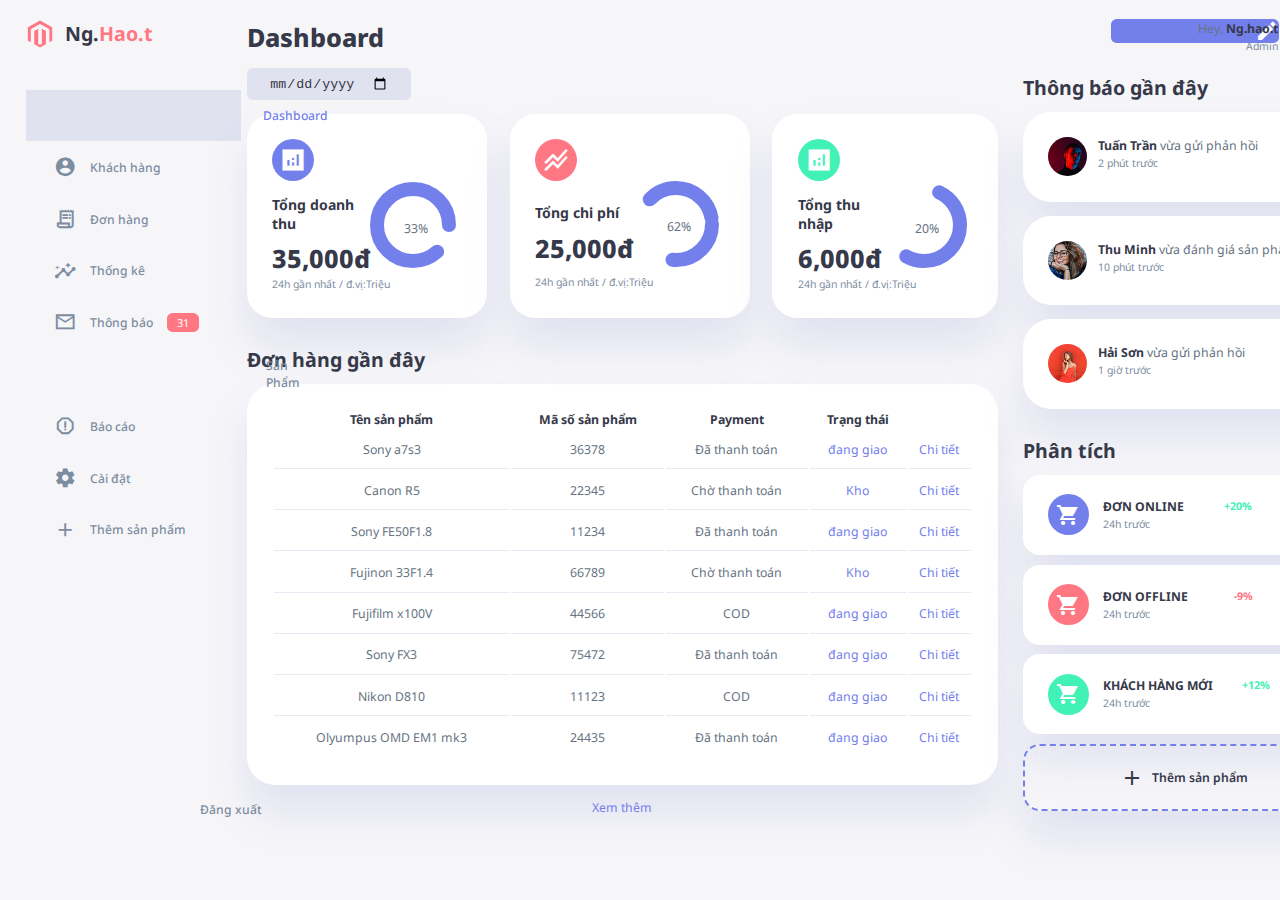
<file: index.html>
<!DOCTYPE html>
<html lang="en">
  <head>
    <meta charset="UTF-8" />
    <meta name="viewport" content="width=device-width, initial-scale=1.0" />
    <title>Admin_Dashboard</title>

    <link
      href="https://fonts.googleapis.com/icon?family=Material+Icons+Sharp"
      rel="stylesheet"
    />
    <link rel="stylesheet" href="style.css" />
  </head>

  <body>
    <div class="container">
      <!-- Sidebar -->
      <aside>
        <div class="top">
          <div class="logo">
            <img src="./images/logo.png" />
            <h2>Ng.<span class="danger">Hao.t</span></h2>
          </div>

          <div class="close" id="close-btn">
            <span class="material-icons-sharp">close</span>
          </div>
        </div>

        <div class="sidebar">
          <a href="#" class="active">
            <span class="material-icons-sharp">grid_view</span>
            <h3>Dashboard</h3>
          </a>
          <a href="#" >
            <span class="material-icons-sharp"> account_circle </span>
            <h3>Khách hàng</h3>
          </a>
          <a href="#">
            <span class="material-icons-sharp"> receipt_long </span>
            <h3>Đơn hàng</h3>
          </a>
          <a href="#">
            <span class="material-icons-sharp">insights</span>
            <h3>Thống kê</h3>
          </a>
          <a href="#">
            <span class="material-icons-sharp">mail_outline</span>
            <h3>Thông báo</h3>
            <span class="message-count">31</span>
          </a>
          <a href="./pages/product/product.html">
            <span class="material-icons-sharp">inventory</span>
            <h3>Sản Phẩm</h3>
          </a>
          <a href="#">
            <span class="material-icons-sharp">report_gmailerrorred</span>
            <h3>Báo cáo</h3>
          </a>
          <a href="#">
            <span class="material-icons-sharp">settings</span>
            <h3>Cài đặt</h3>
          </a>
          <a href="/pages/product/product.html">
            <span class="material-icons-sharp">add</span>
            <h3>Thêm sản phẩm</h3>
          </a>
          <a href="#">
            <span class="material-icons-sharp">logout</span>
            <h3>Đăng xuất</h3>
          </a>
        </div>
      </aside>
      <!-- Main section -->
      <main>
        <h1>Dashboard</h1>

        <div class="date">
          <input type="date" />
        </div>

        <div class="insights">
          <!-- Doanh thu -->
          <div class="sales">
            <span class="material-icons-sharp">analytics</span>
            <div class="middle">
              <div class="left">
                <h3>Tổng doanh thu</h3>
                <h1>35,000đ</h1>
              </div>
              <div class="progress">
                <svg>
                  <circle cx="38" cy="38" r="36"></circle>
                </svg>
                <div class="number">
                  <p>33%</p>
                </div>
              </div>
            </div>
            <small class="text-muted">24h gần nhất / đ.vị:Triệu</small>
          </div>
          <!-- Chi phí -->
          <div class="expenses">
            <span class="material-icons-sharp">stacked_line_chart</span>
            <div class="middle">
              <div class="left">
                <h3>Tổng chi phí</h3>
                <h1>25,000đ</h1>
              </div>
              <div class="progress">
                <svg>
                  <circle cx="38" cy="38" r="36"></circle>
                </svg>
                <div class="number">
                  <p>62%</p>
                </div>
              </div>
            </div>
            <small class="text-muted">24h gần nhất / đ.vị:Triệu</small>
          </div>
          <!-- Thu nhập -->
          <div class="income">
            <span class="material-icons-sharp">analytics</span>
            <div class="middle">
              <div class="left">
                <h3>Tổng thu nhập</h3>
                <h1>6,000đ</h1>
              </div>
              <div class="progress">
                <svg>
                  <circle cx="38" cy="38" r="36"></circle>
                </svg>
                <div class="number">
                  <p>20%</p>
                </div>
              </div>
            </div>
            <small class="text-muted">24h gần nhất / đ.vị:Triệu</small>
          </div>
        </div>
        <!-- Đơn hàng gần đây-->
        <div class="recent-orders">
          <h2>Đơn hàng gần đây</h2>
          <table>
            <thead>
              <tr>
                <th>Tên sản phẩm</th>
                <th>Mã số sản phẩm</th>
                <th>Payment</th>
                <th>Trạng thái</th>
                <th></th>
              </tr>
            </thead>
            <tbody>
              <!-- <tr>
                <td>Gói bảo trì số 3</td>
                <td>11293</td>
                <td>Quá hạn</td>
                <td class="warning">Đang đợi</td>
                <td class="primary">Chi tiết</td>
              </tr> -->
            </tbody>
          </table>
          <a href="#">Xem thêm</a>
        </div>
      </main>
      <!-- Right -->
      <div class="right">
        <div class="top">
          <button id="menu-btn">
            <span class="material-icons-sharp">menu</span>
          </button>
          <div class="theme-toggler">
            <span class="material-icons-sharp active">light_mode</span>
            <span class="material-icons-sharp">dark_mode</span>
          </div>
          <div class="proflie">
            <div class="info">
              <p>Hey, <b>Ng.hao.t</b></p>
              <small class="text-muted">Admin</small>
            </div>
            <div>
              <img class="profile-photo" src="./images/profile-1.jpg" alt="" />
            </div>
          </div>
        </div>
        <!-- Thông báo gần đây -->
        <div class="recent-updates">
          <h2>Thông báo gần đây</h2>
          <!--  -->
          <div class="updates">
            <div class="update">
              <div>
                <img
                  class="profile-photo"
                  src="./images/profile-2.jpg"
                  alt=""
                />
              </div>
              <div class="mesage">
                <p><b>Tuấn Trần</b> vừa gửi phản hồi</p>
                <small class="text-muted">2 phút trước</small>
              </div>
            </div>
            <div class="update">
              <div>
                <img
                  class="profile-photo"
                  src="./images/profile-3.jpg"
                  alt=""
                />
              </div>
              <div class="mesage">
                <p><b>Thu Minh</b> vừa đánh giá sản phẩm</p>
                <small class="text-muted">10 phút trước</small>
              </div>
            </div>
            <div class="update">
              <div>
                <img
                  class="profile-photo"
                  src="./images/profile-4.jpg"
                  alt=""
                />
              </div>
              <div class="mesage">
                <p><b>Hải Sơn</b> vừa gửi phản hồi</p>
                <small class="text-muted"> 1 giờ trước</small>
              </div>
            </div>
          </div>
        </div>
        <!-- Thống kê -->
        <div class="sales-analytics">
          <h2>Phân tích</h2>
          <!--  -->
          <div class="item online">
            <div class="icon">
              <span class="material-icons-sharp">shopping_cart</span>
            </div>
            <div class="right">
              <div class="info">
                <h3>ĐƠN ONLINE</h3>
                <small class="text-muted">24h trước</small>
              </div>
              <h5 class="success">+20%</h5>
              <h3>2965</h3>
            </div>
          </div>
          <div class="item offline">
            <div class="icon">
              <span class="material-icons-sharp">shopping_cart</span>
            </div>
            <div class="right">
              <div class="info">
                <h3>ĐƠN OFFLINE</h3>
                <small class="text-muted">24h trước</small>
              </div>
              <h5 class="danger">-9%</h5>
              <h3>985</h3>
            </div>
          </div>
          <div class="item customers">
            <div class="icon">
              <span class="material-icons-sharp">shopping_cart</span>
            </div>
            <div class="right">
              <div class="info">
                <h3>KHÁCH HÀNG MỚI</h3>
                <small class="text-muted">24h trước</small>
              </div>
              <h5 class="success">+12%</h5>
              <h3>673</h3>
            </div>
          </div>
          <div class="item add-product">
            <div>
              <a href="/pages/product/product.html">
                <span class="material-icons-sharp">add</span>
                <h3>Thêm sản phẩm</h3>
              </a>                       
          </div>
        </div>
      </div>
    </div>
    <script src="orders.js"></script>
    <script src="main.js"></script>
  </body>
</html>
</file>
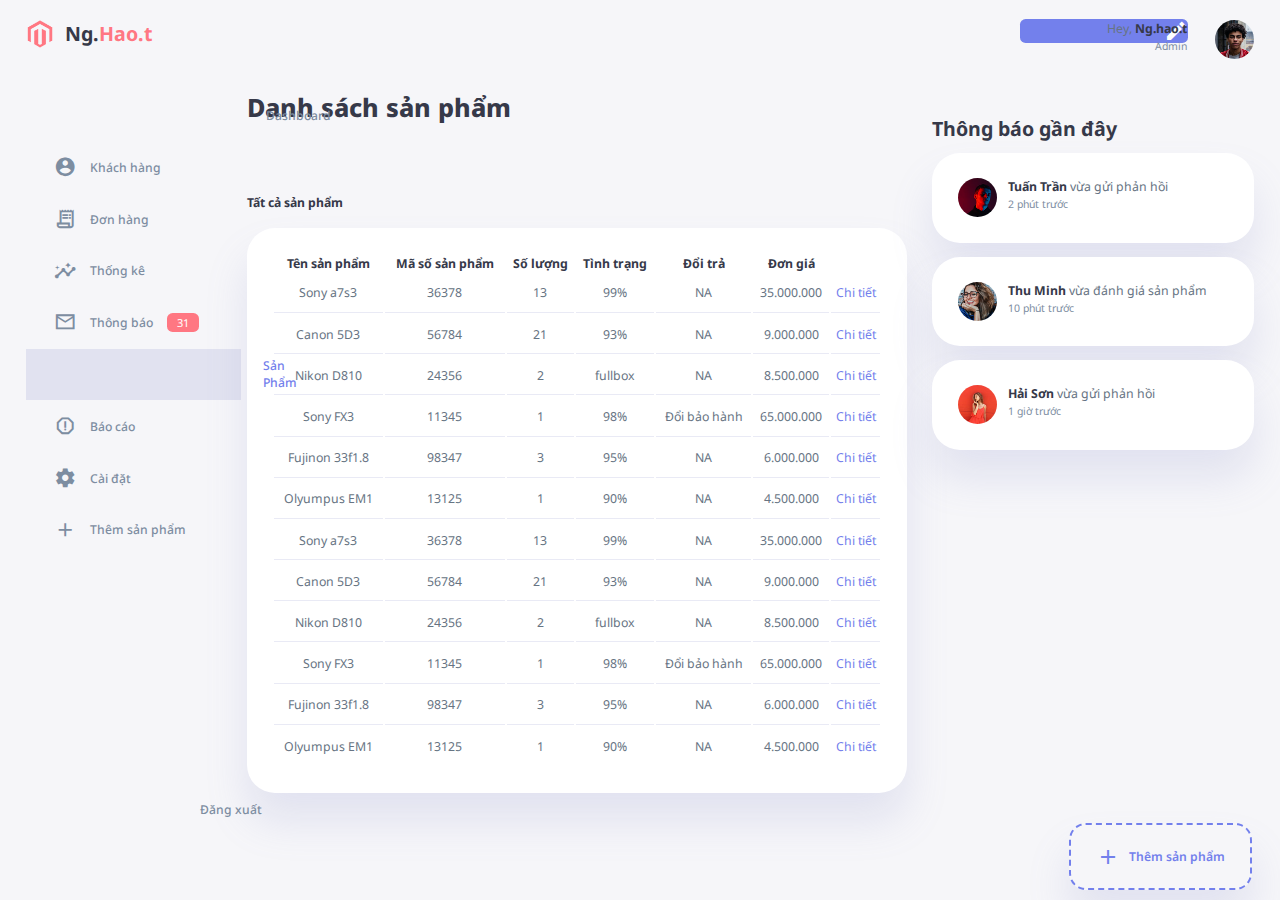
<file: pages/product/product.html>
<!DOCTYPE html>
<html lang="vn">
  <head>
    <meta charset="UTF-8" />
    <meta name="viewport" content="width=device-width, initial-scale=1.0" />
    <title>Sản Phẩm</title>

    <link
      href="https://fonts.googleapis.com/icon?family=Material+Icons+Sharp"
      rel="stylesheet"
    />
    <link rel="stylesheet" href="./product.css" />
  </head>
  <body>
    <div class="container">
      <!-- Sidebar -->
      <aside>
        <div class="top">
          <div class="logo">
            <img src="/images/logo.png" />
            <h2>Ng.<span class="danger">Hao.t</span></h2>
          </div>

          <div class="close" id="close-btn">
            <span class="material-icons-sharp">close</span>
          </div>
        </div>

        <div class="sidebar">
          <a href="/index.html">
            <span class="material-icons-sharp">grid_view</span>
            <h3>Dashboard</h3>
          </a>
          <a href="#">
            <span class="material-icons-sharp"> account_circle </span>
            <h3>Khách hàng</h3>
          </a>
          <a href="#">
            <span class="material-icons-sharp"> receipt_long </span>
            <h3>Đơn hàng</h3>
          </a>
          <a href="#">
            <span class="material-icons-sharp">insights</span>
            <h3>Thống kê</h3>
          </a>
          <a href="#">
            <span class="material-icons-sharp">mail_outline</span>
            <h3>Thông báo</h3>
            <span class="message-count">31</span>
          </a>
          <a href="#" class="active">
            <span class="material-icons-sharp">inventory</span>
            <h3>Sản Phẩm</h3>
          </a>
          <a href="#">
            <span class="material-icons-sharp">report_gmailerrorred</span>
            <h3>Báo cáo</h3>
          </a>
          <a href="#">
            <span class="material-icons-sharp">settings</span>
            <h3>Cài đặt</h3>
          </a>
          <a href="#">
            <span class="material-icons-sharp">add</span>
            <h3>Thêm sản phẩm</h3>
          </a>
          <a href="#">
            <span class="material-icons-sharp">logout</span>
            <h3>Đăng xuất</h3>
          </a>
        </div>
      </aside>
      <!-- Main section -->
      <main>
        <h1>Danh sách sản phẩm</h1>
        <!-- Đơn hàng gần đây-->
        <div class="product">
          <h3>Tất cả sản phẩm</h3>
          <br />
          <table>
            <thead>
              <tr>
                <th>Tên sản phẩm</th>
                <th>Mã số sản phẩm</th>
                <th>Số lượng</th>
                <th>Tình trạng</th>
                <th>Đổi trả</th>
                <th>Đơn giá</th>
                <th></th>
              </tr>
            </thead>
            <tbody>
              <!-- <tr>
                <td>Sony a7s3</td>
                <td>11293</td>
                <td>44</td>
                <td>99%</td>
                <td>NA</td>
                <td>35.000.000</td>
                <td class="primary">Chi tiết</td>
              </tr> -->
            </tbody>
          </table>
          <br/>
        </div>
      </main>
      <!-- Right -->
      <div class="right">
        <div class="top">
          <button id="menu-btn">
            <span class="material-icons-sharp">menu</span>
          </button>
          <div class="theme-toggler">
            <span class="material-icons-sharp active">light_mode</span>
            <span class="material-icons-sharp">dark_mode</span>
          </div>
          <div class="proflie">
            <div class="info">
              <p>Hey, <b>Ng.hao.t</b></p>
              <small class="text-muted">Admin</small>
            </div>
            <div>
              <img class="profile-photo" src="/images/profile-1.jpg" alt="" />
            </div>
          </div>
        </div>
        <!-- Thông báo gần đây -->
        <div class="recent-updates">
          <h2>Thông báo gần đây</h2>
          <!--  -->
          <div class="updates">
            <div class="update">
              <div>
                <img
                  class="profile-photo"
                  src="/images/profile-2.jpg"
                  alt=""
                />
              </div>
              <div class="mesage">
                <p><b>Tuấn Trần</b> vừa gửi phản hồi</p>
                <small class="text-muted">2 phút trước</small>
              </div>
            </div>
            <div class="update">
              <div>
                <img
                  class="profile-photo"
                  src="/images/profile-3.jpg"
                  alt=""
                />
              </div>
              <div class="mesage">
                <p><b>Thu Minh</b> vừa đánh giá sản phẩm</p>
                <small class="text-muted">10 phút trước</small>
              </div>
            </div>
            <div class="update">
              <div>
                <img
                  class="profile-photo"
                  src="/images/profile-4.jpg"
                  alt=""
                />
              </div>
              <div class="mesage">
                <p><b>Hải Sơn</b> vừa gửi phản hồi</p>
                <small class="text-muted"> 1 giờ trước</small>
              </div>
            </div>
          </div>
        </div>
        <div class="item add-product">
          <div>
            <span class="material-icons-sharp">add</span>
            <h3>Thêm sản phẩm</h3>
          </div>
        </div>
      </div>
    </div>
    <script src="product.js"></script>
    <script src="/main.js"></script>
  </body>
</html>
</file>
<file: style.css>
@import url('https://fonts.googleapis.com/css2?family=Noto+Sans:ital,wght@0,100..900;1,100..900&display=swap');
/*Root varaibles*/
:root {
    --color-primary: #7380ec;
    --color-danger: #ff7782;
    --color-success: #41f1b6;
    --color-warning: #ffbb55;
    --color-white: #fff;
    --color-info-dark: #7d8da1;
    --color-info-light: #dce1eb;
    --color-dark: #363949;
    --color-light: rgba(132, 139, 200, 0.18);
    --color-primary-variant: #111e88;
    --color-dark-variant: #677483;
    --color-background: #f6f6f9;

    --card-boder-radius: 2rem;
    --boder-radius-1: 0.4rem;
    --boder-radius-2: 0.8rem;
    --boder-radius-3: 1.2rem;

    --card-padding: 1.8rem;
    --padding-1: 1.2rem;

    --box-shadow: 0 2rem 3rem var(--color-light);
}

/* ------------------------------Dark Theme Varaibles------------------------------- */
.dark-theme-variables{
    --color-background: #181a1e;
    --color-white: #202528;
    --color-dark: #edeffd;
    --color-dark-variant: #a3bdcc;
    --color-light: rgba(0, 0, 0, 0.4);
    --box-shadow: 0 2rem 3rem var(--color-light);
}

/*------------------------------------------Global------------------------------------*/
*{
    margin: 0;
    padding: 0;
    outline: 0;
    appearance: none;
    border: 0;
    text-decoration: none;
    list-style: none;
    box-sizing: border-box;
}

html{
    font-size: 14px;
}

body{
    width: 100vw;
    height: 100vh;
    font-family: "Noto Sans", sans-serif;
    font-size: 0.88rem;
    background: var(--color-background);
    user-select: none;
    overflow-x: hidden;
    color: var(--color-dark);
}

.container{
    display: grid;
    width: 96%;
    margin: 0 auto;
    /* background: #7d8da1; */
    gap: 1.8rem;
    grid-template-columns: 14rem auto 23rem;
}

a{
    color: var(--color-dark);
}

img{
    display: block;
    width: 100%;
}

h1{
    font-weight: 800;
    font-size: 1.8rem;
}

h2{
    font-size: 1.4rem;
}

h3{
    font-size: 0.87rem;
}

h4{
    font-size: 0.8rem;
}

h5{
    font-size: 0.77rem;
}

small{
    font-size: 0.75rem;
}

.profile-photo{
    width: 2.8rem;
    height: 2.8rem;
    border-radius: 50%;
}

.text-muted{
    color: var(--color-info-dark);
}

p{
    color: var(--color-dark-variant);
}

b{
    color: var(--color-dark);
}

.primary{
    color: var(--color-primary);
}

.danger{
    color: var(--color-danger);
}

.success{
    color: var(--color-success);
}

.warning{
    color: var(--color-warning);
}

/*------------------------------------ Aside--------------------------------- */
aside{
    height: 100vh;
}

aside .top{
    display: flex;
    align-items: center;
    justify-content: space-between;
    margin-top: 1.4rem;
}

aside .logo{
    display: flex;
    gap: 0.8rem;
}

aside .logo img{
    width: 2rem;
    height: 2rem;
}

aside .close{
    display: none;
}


/* -----------------------------------------Sidebar------------------------------------- */
aside .sidebar{
    display: flex;
    flex-direction: column;
    height: 86vh;
    position: relative;
    top: 3rem;

    width: 110%;
}

aside h3{
    font-weight: 500;
}

aside .sidebar a{
    display: flex;
    color: var(--color-info-dark);
    margin-left: 2rem;
    gap: 1rem;
    align-items: center;
    position: relative;
    height: 3.7rem;
    transition: all 300ms ease;
}

aside .sidebar a span{
    font-size: 1.6rem;
    transition: all 300ms ease;
}

aside .sidebar a:last-child{
    position: absolute;
    bottom: 2rem;
    width: 100%;
}

aside .sidebar a.active{
    background: var(--color-light);
    color: var(--color-primary);
    margin-left: 0;
}


aside .sidebar a.active::before{
    content: '';
    width: 6px;
    height: 100%;
    background: var(--color-primary);
}

aside .sidebar a.active span{
    color: var(--color-primary);
    margin-left: calc(1rem - 3px);
}

aside .sidebar a:hover{
    color: var(--color-primary);
}

aside .sidebar a:hover span{
    margin-left: 1rem;
}

aside .sidebar .message-count{
    background: var(--color-danger);
    color: var(--color-white);
    padding: 2px 10px;
    font-size: 11px;
    border-radius: var(--boder-radius-1);
}


/* --------------------------------------Main------------------------------------ */
main{
    margin-top: 1.4rem;
}

main .date{
    display: inline-block;
    background: var(--color-light);
    border-radius: var(--boder-radius-1);
    margin-top: 1rem;
    padding: 0.5rem 1.6rem;
}


main .date input[type='date']{
    background: transparent;
    color: var(--color-dark);
}

main .insights{
    display: grid;
    grid-template-columns: repeat(3, 1fr);
    gap: 1.6rem;
}

main .insights > div {
    background: var(--color-white);
    padding: var(--card-padding);
    border-radius: var(--card-padding);
    margin-top: 1rem;
    box-shadow: var(--box-shadow);
    transition: all 300ms ease;
}

main .insights > div:hover{
    box-shadow: none;
}

main .insights > div span{
    background: var(--color-primary);
    padding: 0.5rem;
    border-radius: 50%;
    color: var(--color-white);
    font-size: 2rem;
}

main .insights > div.expenses span{
    background: var(--color-danger);
}

main .insights > div.income span{
    background: var(--color-success);
}

main .insights > div .middle{
    display: flex;
    align-items: center;
    justify-content: space-between;
}

main .insights h3{
    margin: 1rem 0 0.6rem;
    font-size: 1rem;
}

main .insights .progress{
    position: relative;
    width: 92px;
    height: 92px;
    border-radius: 50%;
}

main .insights svg {
    /* background: #41f1b6; */
    width: 7rem;
    height: 7rem;
}

main .insights svg circle{
    fill: none;
    stroke: var(--color-primary);
    stroke-width: 14;
    stroke-linecap: round;
    transform: translate(5px, 5px);
    /* stroke-dasharray: 110; */
    stroke-dashoffset: 92;
}

main .insights .sales svg circle{
    stroke-dashoffset: -30;
    stroke-dasharray: 200;
}

main .insights .expenses svg circle {
    stroke-dashoffset: 20;
    stroke-dasharray: 80;
}

main .insights .income svg circle {
    stroke-dashoffset: 35;
    stroke-dasharray: 110;
}

main .insights .progress .number{
    position: absolute;
    top: 0;
    left: 0;
    height: 100%;
    width: 100%;
    display: flex;
    justify-content: center;
    align-items: center;
}

/* --------------------------recent orders------------------------ */

main .recent-orders {
    margin-top: 2rem;
}

main .recent-orders h2{
    margin-bottom: 0.8rem;
}

main .recent-orders table{
    background: var(--color-white);
    width: 100%;
    border-radius: var(--card-boder-radius);
    padding: var(--card-padding);
    text-align: center;
    box-shadow: var(--box-shadow);
    transition: all 300ms ease;
}

main .recent-orders table:hover{
    box-shadow: none;
}

main table tbody td{
    height: 2.8rem;
    border-bottom: 1px solid var(--color-light);
    color: var(--color-dark-variant);
}

main table tbody tr:last-child td {
    border: none;
}

main .recent-orders a{
    text-align: center;
    display: block;
    margin: 1rem auto;
    color: var(--color-primary);
}

/* ----------------------- Right ---------------------*/
.right{
    margin-top: 1.4rem;
}

.right .top{
    display: flex;
    justify-content: end;
    gap: 2rem;
}

.right .top button{
    display: none;
}

.right .theme-toggler{
    background: var(--color-light);
    display: flex;
    justify-content: space-between;
    align-items: center;
    height: 1.6rem;
    width: 4.2rem;
    cursor: pointer;
    border-radius: var(--boder-radius-1);
}

.right.theme-toggler span {
    font-size: 1.5rem;
    width: 50%;
    height: 100%;
    display: flex;
    align-items: center;
    justify-content: center;
}

.right .theme-toggler span.active{
    background: var(--color-primary);
    color: white;
    border-radius: var(--boder-radius-1);
}

.right .top .proflie{
    display: flex;
    gap: 2rem;
    text-align: right;
}


/* -----------------Recent-Update----------- */
.right .recent-updates {
    margin-top: 15px;
}

.right .recent-updates h2{
    margin-bottom: 0.8rem;
}

.right .recent-updates .update{
    background: var(--color-white);
    padding: var(--card-padding);
    border-radius: var(--card-boder-radius);
    box-shadow: var(--box-shadow);
    transition: all 300ms ease;
}

.right .recent-updates .update:hover{
    box-shadow: none;
}

.right .recent-updates .updates .update{
    display: grid;
    grid-template-columns: 2.6rem auto;
    gap: 1rem;
    margin-bottom: 1rem;
}

/* ----------------------sales analytics----------------------- */

.right .sales-analytics{
    margin-top: 2rem;
}

.right .sales-analytics h2{
    margin-bottom: 0.8rem;
}

.right .sales-analytics .item{
    background: var(--color-white);
    display: flex;
    align-items: center;
    gap: 1rem;
    margin-bottom: 0.7rem;
    padding: 1.4rem var(--card-padding);
    border-radius: var(--boder-radius-3);
    box-shadow: var(--box-shadow);
    transition: all 300ms ease;
}

.right .sales-analytics .item:hover{
    box-shadow: none;
}

.right .sales-analytics .item .right{
    display: flex;
    justify-content: space-between;
    align-items: start;
    margin: 0;
    width: 100%;
}

.right .sales-analytics .item .icon{
    padding: 0.6rem;
    color: var(--color-white);
    border-radius: 50%;
    display: flex;
    background: var(--color-primary);
}

.right .sales-analytics .item.offline .icon{
    background: var(--color-danger);
}

.right .sales-analytics .item.customers .icon{
    background: var(--color-success);
}

.right .sales-analytics .add-product{
    background-color: transparent;
    border: 2px dashed var(--color-primary);
    color: var(--color-primary);
    display: flex;
    align-items: center;
    justify-content: center;
}

.right .sales-analytics .add-product:hover{
    background-color: var(--color-primary);
    color: white;
}

.right .sales-analytics .add-product div a{
    display: flex;
    align-items: center;
    gap: 0.6rem;
}

.right .sales-analytics .add-product div a h3{
    font-weight: 600;
}

/* ------------------Media Queries 1: 1200px ------------------------ */

@media screen and (max-width: 1200px) {
    .container {
        width: 94%;
        grid-template-columns: 7rem auto 23rem;
    }

    aside .logo h2{
        display: none;
    }

    aside .sidebar h3{
        display: none;
    }

    aside .sidebar a{
        width: 5.6rem;
    }

    aside .sidebar a:last-child{
        position: relative;
        margin-top: 1.8rem;
    }

    main .insights {
        grid-template-columns: 1fr;
        gap: 0;
    }

    main .recent-orders{
        width: 94%;
        position: absolute;
        left: 50%;
        transform: translateX(-50%);
        margin: 2rem 0 0 8.8rem;
    }

    main .recent-orders table{
        width: 83vw;
    }

    main table thead tr th:last-child,
    main table thead tr th:first-child {
        display: none;
    }

    main table tbody tr th:last-child,
    main table tbody tr th:first-child {
        display: none;
    }
}

/* ------------------Media Queries 2: 768px ------------------------ */
@media screen and (max-width: 768px){
    .container{
        width: 100%;
        grid-template-columns: 1fr;
    }

    aside{
        position: fixed;
        left: -100%;
        background: var(--color-white);
        width: 18rem;
        z-index: 3;
        box-shadow: 1rem 3rem 4rem var(--color-light);
        height: 100vh;
        padding-right: var(--card-padding);
        display: none;
        animation: showMenu 400ms ease forwards;
    }

    @keyframes showMenu {
        to{
            left: 0;
        }
    }

    aside .logo{
        margin-left: 1rem;
    }

    aside .logo h2{
        display: inline;
    }

    aside .sidebar h3{
        display: inline;
    }

    aside .sidebar a{
        width: 100%;
        height: 3.4rem;
    }

    aside .sidebar a:last-child{
        position: absolute;
        bottom: 5rem;
    }

    aside .close{
        display: inline-block;
        cursor: pointer;
    }

    main{
        margin-top: 8rem;
        padding: 0 1rem;
    }

    main .recent-orders{
        position: relative;
        margin: 3rem 0 0 0;
        width: 100%;
    }

    main .recent-orders table{
        width: 100%;
        margin: 0;
    }

    .right {
        width: 94%;
        margin: 0 auto 4rem;
    }

    .right .top{
        position: fixed;
        top: 0;
        left: 0;
        align-items: center;
        padding: 0 0.8rem;
        height: 4.6rem;
        background: var(--color-white);
        width: 100%;
        margin: 0;
        z-index: 2;
        box-shadow: 1 1rem 1rem var(--color-light);
    }

    .right .top .theme-toggle{
        width: 4.4rem;
        position: absolute;
        left: 66%;
    }

    .right .proflie .info {
        display: none;
    }

    .right .top button{
        display: inline-block;
        background: transparent;
        cursor: pointer;
        color: var(--color-dark);
        position: absolute;
        left: 1rem;
    }

    .right .top button span{
        font-size: 2rem;
    }
}
</file>
<file: pages/product/product.css>
@import url('https://fonts.googleapis.com/css2?family=Noto+Sans:ital,wght@0,100..900;1,100..900&display=swap');
/*Root varaibles*/
:root {
    --color-primary: #7380ec;
    --color-danger: #ff7782;
    --color-success: #41f1b6;
    --color-warning: #ffbb55;
    --color-white: #fff;
    --color-info-dark: #7d8da1;
    --color-info-light: #dce1eb;
    --color-dark: #363949;
    --color-light: rgba(132, 139, 200, 0.18);
    --color-primary-variant: #111e88;
    --color-dark-variant: #677483;
    --color-background: #f6f6f9;

    --card-boder-radius: 2rem;
    --boder-radius-1: 0.4rem;
    --boder-radius-2: 0.8rem;
    --boder-radius-3: 1.2rem;

    --card-padding: 1.8rem;
    --padding-1: 1.2rem;

    --box-shadow: 0 2rem 3rem var(--color-light);
}

/* ------------------------------Dark Theme Varaibles------------------------------- */
.dark-theme-variables{
    --color-background: #181a1e;
    --color-white: #202528;
    --color-dark: #edeffd;
    --color-dark-variant: #a3bdcc;
    --color-light: rgba(0, 0, 0, 0.4);
    --box-shadow: 0 2rem 3rem var(--color-light);
}

/*------------------------------------------Global------------------------------------*/
*{
    margin: 0;
    padding: 0;
    outline: 0;
    appearance: none;
    border: 0;
    text-decoration: none;
    list-style: none;
    box-sizing: border-box;
}

html{
    font-size: 14px;
}

body{
    width: 100vw;
    height: 100vh;
    font-family: "Noto Sans", sans-serif;
    font-size: 0.88rem;
    background: var(--color-background);
    user-select: none;
    overflow-x: hidden;
    color: var(--color-dark);
}

.container{
    display: grid;
    width: 96%;
    margin: 0 auto;
    /* background: #7d8da1; */
    gap: 1.8rem;
    grid-template-columns: 14rem auto 23rem;
}

a{
    color: var(--color-dark);
}

img{
    display: block;
    width: 100%;
}

h1{
    font-weight: 800;
    font-size: 1.8rem;
}

h2{
    font-size: 1.4rem;
}

h3{
    font-size: 0.87rem;
}

h4{
    font-size: 0.8rem;
}

h5{
    font-size: 0.77rem;
}

small{
    font-size: 0.75rem;
}

.profile-photo{
    width: 2.8rem;
    height: 2.8rem;
    border-radius: 50%;
}

.text-muted{
    color: var(--color-info-dark);
}

p{
    color: var(--color-dark-variant);
}

b{
    color: var(--color-dark);
}

.primary{
    color: var(--color-primary);
}

.danger{
    color: var(--color-danger);
}

.success{
    color: var(--color-success);
}

.warning{
    color: var(--color-warning);
}

aside{
    height: 100vh;
}

aside .top{
    display: flex;
    align-items: center;
    justify-content: space-between;
    margin-top: 1.4rem;
}

aside .logo{
    display: flex;
    gap: 0.8rem;
}

aside .logo img{
    width: 2rem;
    height: 2rem;
}

aside .close{
    display: none;
}


/* -----------------------------------------Sidebar------------------------------------- */
aside .sidebar{
    display: flex;
    flex-direction: column;
    height: 86vh;
    position: relative;
    top: 3rem;

    width: 110%;
}

aside h3{
    font-weight: 500;
}

aside .sidebar a{
    display: flex;
    color: var(--color-info-dark);
    margin-left: 2rem;
    gap: 1rem;
    align-items: center;
    position: relative;
    height: 3.7rem;
    transition: all 300ms ease;
}

aside .sidebar a span{
    font-size: 1.6rem;
    transition: all 300ms ease;
}

aside .sidebar a:last-child{
    position: absolute;
    bottom: 2rem;
    width: 100%;
}

aside .sidebar a.active{
    background: var(--color-light);
    color: var(--color-primary);
    margin-left: 0;
}


aside .sidebar a.active::before{
    content: '';
    width: 6px;
    height: 100%;
    background: var(--color-primary);
}

aside .sidebar a.active span{
    color: var(--color-primary);
    margin-left: calc(1rem - 3px);
}

aside .sidebar a:hover{
    color: var(--color-primary);
}

aside .sidebar a:hover span{
    margin-left: 1rem;
}

aside .sidebar .message-count{
    background: var(--color-danger);
    color: var(--color-white);
    padding: 2px 10px;
    font-size: 11px;
    border-radius: var(--boder-radius-1);
}


/* --------------------------------------Main------------------------------------ */
main{
    margin-top: 1.4rem;
}

main .product {
    margin-top: 2rem;
}

main .product h2{
    margin-bottom: 0.8rem;
}

main .product table{
    background: var(--color-white);
    width: 100%;
    border-radius: var(--card-boder-radius);
    padding: var(--card-padding);
    text-align: center;
    box-shadow: var(--box-shadow);
    transition: all 300ms ease;
}

main .product table:hover{
    box-shadow: none;
}

main table tbody td{
    height: 2.8rem;
    border-bottom: 1px solid var(--color-light);
    color: var(--color-dark-variant);
}

main table tbody tr:last-child td {
    border: none;
}

main .product a{
    text-align: center;
    display: block;
    margin: 1rem auto;
    color: var(--color-primary);
}

/* --------------------------recent orders/san pham------------------------ */

main{
    padding-top: 5rem;
}

main .product {
    margin-top: 5rem;
}

main .product h2{
    margin-bottom: 0.8rem;
}

main .product table{
    background: var(--color-white);
    width: 100%;
    border-radius: var(--card-boder-radius);
    padding: var(--card-padding);
    text-align: center;
    box-shadow: var(--box-shadow);
    transition: all 300ms ease;
}

main .product table:hover{
    box-shadow: none;
}

main table tbody td{
    height: 2.8rem;
    border-bottom: 1px solid var(--color-light);
    color: var(--color-dark-variant);
}

main table tbody tr:last-child td {
    border: none;
}

main .product a{
    text-align: center;
    display: block;
    margin: 1rem auto;
    color: var(--color-primary);
}


/* ----------------------- Right ---------------------*/
.right{
    margin-top: 1.4rem;
}

.right .item{
    position: absolute;
    bottom: 0;
    right: 0;
    margin: 2rem;
   
    background: var(--color-white);
    gap: 1rem;
    margin-bottom: 0.7rem;
    padding: 1.4rem var(--card-padding);
    border-radius: var(--boder-radius-3);
    box-shadow: var(--box-shadow);
    transition: all 300ms ease;
}

.right .top{
    display: flex;
    justify-content: end;
    gap: 2rem;
}

.right .top button{
    display: none;
}

.right .theme-toggler{
    background: var(--color-light);
    display: flex;
    justify-content: space-between;
    align-items: center;
    height: 1.6rem;
    width: 4.2rem;
    cursor: pointer;
    border-radius: var(--boder-radius-1);
}

.right.theme-toggler span {
    font-size: 1.5rem;
    width: 50%;
    height: 100%;
    display: flex;
    align-items: center;
    justify-content: center;
}

.right .theme-toggler span.active{
    background: var(--color-primary);
    color: white;
    border-radius: var(--boder-radius-1);
}

.right .top .proflie{
    display: flex;
    gap: 2rem;
    text-align: right;
}

/* Thông báo */
.right .recent-updates {
    margin-top: 4rem;
}

.right .recent-updates h2{
    margin-bottom: 0.8rem;
}

.right .recent-updates .update{
    background: var(--color-white);
    padding: var(--card-padding);
    border-radius: var(--card-boder-radius);
    box-shadow: var(--box-shadow);
    transition: all 300ms ease;
}

.right .recent-updates .update:hover{
    box-shadow: none;
}

.right .recent-updates .updates .update{
    display: grid;
    grid-template-columns: 2.6rem auto;
    gap: 1rem;
    margin-bottom: 1rem;
}

.right .add-product{
    background-color: transparent;
    border: 2px dashed var(--color-primary);
    color: var(--color-primary);
    display: flex;
    align-items: center;
    justify-content: center;
}

.right .add-product:hover{
    background-color: var(--color-primary);
    color: white;
}

.right .add-product div{
    display: flex;
    align-items: center;
    gap: 0.6rem;
}

.right .add-product div h3{
    font-weight: 600;
}


/* ------------------Media Queries 2: 1200px ------------------------ */
@media screen and (max-width: 1200px) {
    .container {
        width: 94%;
        grid-template-columns: 7rem auto 23rem;
    }

    aside .logo h2{
        display: none;
    }

    aside .sidebar h3{
        display: none;
    }

    aside .sidebar a{
        width: 5.6rem;
    }

    aside .sidebar a:last-child{
        position: relative;
        margin-top: 1.8rem;
    }

    main .insights {
        grid-template-columns: 1fr;
        gap: 0;
    }

    main .recent-orders{
        width: 94%;
        position: absolute;
        left: 50%;
        transform: translateX(-50%);
        margin: 2rem 0 0 8.8rem;
    }

    main .recent-orders table{
        width: 83vw;
    }

    main table thead tr th:last-child,
    main table thead tr th:first-child {
        display: none;
    }

    main table tbody tr th:last-child,
    main table tbody tr th:first-child {
        display: none;
    }
}




/* ------------------Media Queries 2: 768px ------------------------ */
@media screen and (max-width: 768px){
    .container{
        width: 100%;
        grid-template-columns: 1fr;
    }

    aside{
        position: fixed;
        left: -100%;
        background: var(--color-white);
        width: 18rem;
        z-index: 3;
        box-shadow: 1rem 3rem 4rem var(--color-light);
        height: 100vh;
        padding-right: var(--card-padding);
        display: none;
        animation: showMenu 400ms ease forwards;
    }

    @keyframes showMenu {
        to{
            left: 0;
        }
    }

    aside .logo{
        margin-left: 1rem;
    }

    aside .logo h2{
        display: inline;
    }

    aside .sidebar h3{
        display: inline;
    }

    aside .sidebar a{
        width: 100%;
        height: 3.4rem;
    }

    aside .sidebar a:last-child{
        position: absolute;
        bottom: 5rem;
    }

    aside .close{
        display: inline-block;
        cursor: pointer;
    }

    main{
        margin-top: 8rem;
        padding: 0 1rem;
    }

    main .recent-orders{
        position: relative;
        margin: 3rem 0 0 0;
        width: 100%;
    }

    main .recent-orders table{
        width: 100%;
        margin: 0;
    }

    .right {
        width: 94%;
        margin: 0 auto 4rem;
    }

    .right .top{
        position: fixed;
        top: 0;
        left: 0;
        align-items: center;
        padding: 0 0.8rem;
        height: 4.6rem;
        background: var(--color-white);
        width: 100%;
        margin: 0;
        z-index: 2;
        box-shadow: 1 1rem 1rem var(--color-light);
    }

    .right .top .theme-toggle{
        width: 4.4rem;
        position: absolute;
        left: 66%;
    }

    .right .proflie .info {
        display: none;
    }

    .right .top button{
        display: inline-block;
        background: transparent;
        cursor: pointer;
        color: var(--color-dark);
        position: absolute;
        left: 1rem;
    }

    .right .top button span{
        font-size: 2rem;
    }
}
</file>
